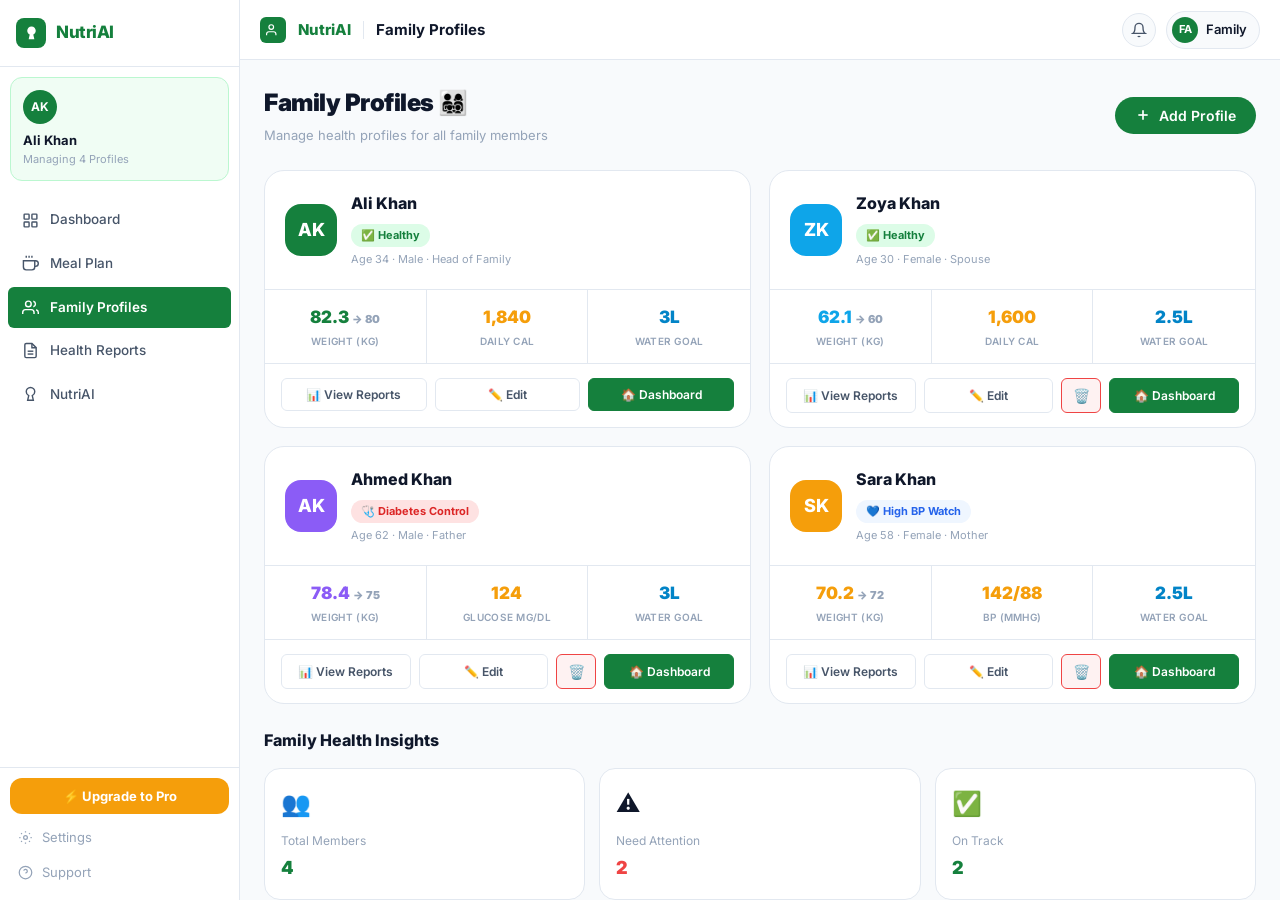
<file: family-profiles.html>
<!DOCTYPE html>
<html lang="en">
<head>
  <meta charset="UTF-8"/>
  <meta name="viewport" content="width=device-width, initial-scale=1.0"/>
  <!-- family-profiles.html - fixed saveProfile to add cards to DOM -->
  <title>NutriAI – Family Profiles</title>
  <link rel="stylesheet" href="styles.css"/>
  <style>
    body { background: var(--page-bg); overflow: hidden; }
    .content-area { flex:1; overflow-y:auto; padding:24px; }
    .page-header { display:flex; align-items:center; justify-content:space-between; margin-bottom:24px; }
    .page-title { font-size:24px; font-weight:900; letter-spacing:-0.5px; }
    .page-sub { font-size:13px; color:var(--text-muted); margin-top:3px; }
    .add-profile-btn { display:flex; align-items:center; gap:8px; padding:10px 20px; background:var(--primary); color:white; border:none; border-radius:var(--radius-full); font-size:14px; font-weight:600; cursor:pointer; transition:all 0.2s; }
    .add-profile-btn:hover { background:var(--primary-hover); transform:translateY(-1px); box-shadow:var(--shadow-green); }
    .profiles-grid { display:grid; grid-template-columns:repeat(2,1fr); gap:18px; margin-bottom:24px; }
    .profile-card { background:white; border:1px solid var(--border); border-radius:20px; overflow:hidden; transition:all 0.25s; cursor:pointer; }
    .profile-card:hover { transform:translateY(-3px); box-shadow:var(--shadow-lg); border-color:var(--border-green); }
    .profile-card-top { padding:20px; display:flex; align-items:center; gap:14px; }
    .profile-big-av { width:52px; height:52px; border-radius:16px; display:flex; align-items:center; justify-content:center; color:white; font-size:18px; font-weight:800; flex-shrink:0; }
    .profile-info h3 { font-size:16px; font-weight:800; margin-bottom:4px; }
    .profile-condition { display:inline-flex; align-items:center; gap:5px; padding:3px 10px; border-radius:var(--radius-full); font-size:11px; font-weight:700; }
    .cond-diabetes { background:#fee2e2; color:#dc2626; }
    .cond-healthy { background:var(--primary-xlight); color:var(--primary); }
    .cond-bp { background:#eff6ff; color:#2563eb; }
    .cond-heart { background:#fdf2f8; color:#be185d; }
    .profile-stats-row { display:grid; grid-template-columns:repeat(3,1fr); gap:0; border-top:1px solid var(--border); }
    .profile-stat { padding:14px; text-align:center; border-right:1px solid var(--border); }
    .profile-stat:last-child { border-right:none; }
    .stat-num { font-size:17px; font-weight:900; }
    .stat-lbl { font-size:10px; color:var(--text-muted); font-weight:600; text-transform:uppercase; letter-spacing:0.3px; margin-top:2px; }
    .profile-actions { display:flex; gap:8px; padding:14px 16px; border-top:1px solid var(--border); }
    .prof-btn { flex:1; padding:8px; border-radius:var(--radius-sm); font-size:12px; font-weight:600; cursor:pointer; border:1.5px solid var(--border); background:white; color:var(--text-secondary); transition:all 0.15s; }
    .prof-btn:hover { border-color:var(--primary); color:var(--primary); background:var(--light-bg); }
    .prof-btn.primary { background:var(--primary); color:white; border-color:var(--primary); }
    .prof-btn.primary:hover { background:var(--primary-hover); }
    /* QUICK INSIGHTS */
    .insights-section { margin-bottom:24px; }
    .insights-title { font-size:16px; font-weight:800; margin-bottom:14px; }
    .insights-grid { display:grid; grid-template-columns:repeat(3,1fr); gap:14px; }
    .insight-card { background:white; border:1px solid var(--border); border-radius:var(--radius-lg); padding:16px; }
    .insight-icon { font-size:24px; margin-bottom:8px; }
    .insight-label { font-size:12px; color:var(--text-muted); margin-bottom:4px; }
    .insight-val { font-size:18px; font-weight:900; }
    /* MODAL */
    .modal-overlay { position:fixed; inset:0; background:rgba(0,0,0,0.45); z-index:1000; display:none; align-items:center; justify-content:center; }
    .modal-overlay.open { display:flex; }
    .modal-box { background:white; border-radius:24px; padding:28px; max-width:440px; width:90%; box-shadow:0 20px 60px rgba(0,0,0,0.2); animation:modalPop 0.25s ease; }
    @keyframes modalPop { from{transform:scale(0.92);opacity:0;} to{transform:scale(1);opacity:1;} }
    .modal-header { display:flex; justify-content:space-between; align-items:center; margin-bottom:20px; }
    .modal-title { font-size:18px; font-weight:800; }
    .modal-close { width:32px; height:32px; border-radius:50%; background:var(--page-bg); border:1px solid var(--border); display:flex; align-items:center; justify-content:center; cursor:pointer; font-size:16px; }
    .modal-close:hover { background:var(--border); }
    .form-group { margin-bottom:16px; }
    .form-label { font-size:13px; font-weight:600; color:var(--text-primary); margin-bottom:6px; display:block; }
    .form-input { width:100%; padding:10px 14px; border:1.5px solid var(--border); border-radius:var(--radius-sm); font-size:13px; font-family:inherit; outline:none; transition:border-color 0.2s; }
    .form-input:focus { border-color:var(--primary); }
    .form-select { width:100%; padding:10px 14px; border:1.5px solid var(--border); border-radius:var(--radius-sm); font-size:13px; font-family:inherit; outline:none; }
    .form-row { display:grid; grid-template-columns:1fr 1fr; gap:12px; }
    .toast { position:fixed; bottom:24px; right:24px; background:#1e293b; color:white; padding:12px 20px; border-radius:12px; font-size:13px; font-weight:600; z-index:9999; opacity:0; transform:translateY(10px); transition:all 0.3s; pointer-events:none; }
    .toast.show { opacity:1; transform:translateY(0); }
  </style>
</head>
<body>
<div class="app-layout">
  <!-- SIDEBAR -->
  <aside class="sidebar">
    <div class="sidebar-logo">
      <div class="sidebar-logo-icon"><svg width="17" height="17" viewBox="0 0 24 24" fill="none"><path d="M12 2C8.5 2 6 5 6 8c0 2.5 1.5 4.5 3.5 5.5L8 20h8l-1.5-6.5C16.5 12.5 18 10.5 18 8c0-3-2.5-6-6-6z" fill="white"/></svg></div>
      <span class="sidebar-logo-text">NutriAI</span>
    </div>
    <div class="family-card">
      <div class="family-avatar">FA</div>
      <div class="family-name">Family Health</div>
      <div class="family-sub">Managing 4 Profiles</div>
    </div>
    <nav class="sidebar-nav">
      <a href="dashboard.html" class="nav-item"><svg viewBox="0 0 24 24" fill="none" stroke="currentColor" stroke-width="2"><rect x="3" y="3" width="7" height="7" rx="1"/><rect x="14" y="3" width="7" height="7" rx="1"/><rect x="3" y="14" width="7" height="7" rx="1"/><rect x="14" y="14" width="7" height="7" rx="1"/></svg>Dashboard</a>
      <a href="meal-plan.html" class="nav-item"><svg viewBox="0 0 24 24" fill="none" stroke="currentColor" stroke-width="2"><path d="M18 8h1a4 4 0 010 8h-1"/><path d="M2 8h16v9a4 4 0 01-4 4H6a4 4 0 01-4-4V8z"/><line x1="6" y1="1" x2="6" y2="4"/><line x1="10" y1="1" x2="10" y2="4"/><line x1="14" y1="1" x2="14" y2="4"/></svg>Meal Plan</a>
      <a href="family-profiles.html" class="nav-item active"><svg viewBox="0 0 24 24" fill="none" stroke="currentColor" stroke-width="2"><path d="M17 21v-2a4 4 0 00-4-4H5a4 4 0 00-4 4v2"/><circle cx="9" cy="7" r="4"/><path d="M23 21v-2a4 4 0 00-3-3.87"/><path d="M16 3.13a4 4 0 010 7.75"/></svg>Family Profiles</a>
      <a href="health-reports.html" class="nav-item"><svg viewBox="0 0 24 24" fill="none" stroke="currentColor" stroke-width="2"><path d="M14 2H6a2 2 0 00-2 2v16a2 2 0 002 2h12a2 2 0 002-2V8z"/><polyline points="14 2 14 8 20 8"/><line x1="16" y1="13" x2="8" y2="13"/><line x1="16" y1="17" x2="8" y2="17"/></svg>Health Reports</a>
      <a href="nutri-ai.html" class="nav-item"><svg viewBox="0 0 24 24" fill="none" stroke="currentColor" stroke-width="2"><path d="M12 2C8.5 2 6 5 6 8c0 2.5 1.5 4.5 3.5 5.5L8 20h8l-1.5-6.5C16.5 12.5 18 10.5 18 8c0-3-2.5-6-6-6z"/></svg>NutriAI</a>
    </nav>
    <div class="sidebar-bottom">
      <button class="upgrade-btn" onclick="showToast('⭐ Pro plan has unlimited profiles!')">⚡ Upgrade to Pro</button>
      <div class="sidebar-link" onclick="openSettingsModal()"><svg width="15" height="15" viewBox="0 0 24 24" fill="none" stroke="currentColor" stroke-width="2"><circle cx="12" cy="12" r="3"/><path d="M19.07 4.93l-1.41 1.41M4.93 4.93l1.41 1.41M12 2v2M12 20v2M19.07 19.07l-1.41-1.41M4.93 19.07l1.41-1.41M22 12h-2M4 12H2"/></svg>Settings</div>
      <div class="sidebar-link" onclick="window.location='nutri-ai.html'"><svg width="15" height="15" viewBox="0 0 24 24" fill="none" stroke="currentColor" stroke-width="2"><circle cx="12" cy="12" r="10"/><path d="M9.09 9a3 3 0 015.83 1c0 2-3 3-3 3"/><line x1="12" y1="17" x2="12.01" y2="17"/></svg>Support</div>
    </div>
  </aside>

  <!-- MAIN -->
  <div class="main-content">
    <header class="app-header">
      <div class="header-logo-icon"><svg width="14" height="14" viewBox="0 0 24 24" fill="none"><path d="M17 21v-2a4 4 0 00-4-4H5a4 4 0 00-4 4v2" stroke="white" stroke-width="2"/><circle cx="9" cy="7" r="4" stroke="white" stroke-width="2"/></svg></div>
      <span class="header-brand">NutriAI</span>
      <div class="header-divider"></div>
      <span class="header-title">Family Profiles</span>
      <div class="header-spacer"></div>
      <div class="header-actions">
        <button class="icon-btn" title="Notifications" onclick="showToast('🔔 No new notifications')"><svg width="16" height="16" viewBox="0 0 24 24" fill="none" stroke="currentColor" stroke-width="2"><path d="M18 8A6 6 0 006 8c0 7-3 9-3 9h18s-3-2-3-9"/><path d="M13.73 21a2 2 0 01-3.46 0"/></svg></button>
        <div class="user-chip"><div class="user-avatar">FA</div>Family</div>
      </div>
    </header>

    <div class="content-area">
      <div class="page-header">
        <div>
          <h1 class="page-title">Family Profiles 👨‍👩‍👧‍👦</h1>
          <p class="page-sub">Manage health profiles for all family members</p>
        </div>
        <button class="add-profile-btn" onclick="openAddModal()">
          <svg width="16" height="16" viewBox="0 0 24 24" fill="none" stroke="currentColor" stroke-width="2.5"><line x1="12" y1="5" x2="12" y2="19"/><line x1="5" y1="12" x2="19" y2="12"/></svg>
          Add Profile
        </button>
      </div>

      <!-- PROFILES GRID -->
      <div class="profiles-grid" id="profilesGrid">
        <!-- Dynamic Profiles Grid -->
      </div>

      <!-- FAMILY INSIGHTS -->
      <div class="insights-section">
        <div class="insights-title">Family Health Insights</div>
        <div class="insights-grid">
          <div class="insight-card">
            <div class="insight-icon">👥</div>
            <div class="insight-label">Total Members</div>
            <div class="insight-val" id="insightTotal" style="color:var(--primary);">4</div>
          </div>
          <div class="insight-card">
            <div class="insight-icon">⚠️</div>
            <div class="insight-label">Need Attention</div>
            <div class="insight-val" id="insightAttention" style="color:#ef4444;">2</div>
          </div>
          <div class="insight-card">
            <div class="insight-icon">✅</div>
            <div class="insight-label">On Track</div>
            <div class="insight-val" id="insightOnTrack" style="color:var(--primary);">2</div>
          </div>
          <div class="insight-card">
            <div class="insight-icon">🍽️</div>
            <div class="insight-label">Avg Daily Calories</div>
            <div class="insight-val" id="insightAvgCal">1,720</div>
          </div>
          <div class="insight-card">
            <div class="insight-icon">💧</div>
            <div class="insight-label">Avg Hydration</div>
            <div class="insight-val" id="insightAvgHyd" style="color:#0284c7;">68%</div>
          </div>
          <div class="insight-card">
            <div class="insight-icon">📊</div>
            <div class="insight-label">Reports This Month</div>
            <div class="insight-val" id="insightReports">7</div>
          </div>
        </div>
      </div>
    </div>
  </div>
</div>

<!-- ADD PROFILE MODAL -->
<div class="modal-overlay" id="addModal" onclick="closeModal(event)">
  <div class="modal-box">
    <div class="modal-header">
      <span class="modal-title">➕ Add New Profile</span>
      <button class="modal-close" onclick="document.getElementById('addModal').classList.remove('open')">✕</button>
    </div>
    <div class="form-group">
      <label class="form-label">Full Name *</label>
      <input type="text" class="form-input" id="newName" placeholder="e.g. Fatima Khan"/>
    </div>
    <div class="form-row">
      <div class="form-group">
        <label class="form-label">Age *</label>
        <input type="number" class="form-input" id="newAge" placeholder="e.g. 25" min="1" max="120"/>
      </div>
      <div class="form-group">
        <label class="form-label">Gender</label>
        <select class="form-select" id="newGender">
          <option>Male</option><option>Female</option><option>Other</option>
        </select>
      </div>
    </div>
    <div class="form-group">
      <label class="form-label">Relation</label>
      <select class="form-select" id="newRelation">
        <option>Spouse</option><option>Child</option><option>Parent</option><option>Sibling</option><option>Other</option>
      </select>
    </div>
    <div class="form-group">
      <label class="form-label">Health Condition</label>
      <select class="form-select" id="newCondition">
        <option value="healthy">Healthy</option>
        <option value="diabetes">Diabetes</option>
        <option value="bp">High Blood Pressure</option>
        <option value="heart">Heart Condition</option>
        <option value="weight">Weight Management</option>
      </select>
    </div>
    <div class="form-row" style="grid-template-columns: 1fr 1fr 1fr;">
      <div class="form-group">
        <label class="form-label">Weight (kg) *</label>
        <input type="number" class="form-input" id="newWeight" placeholder="e.g. 65" min="1"/>
      </div>
      <div class="form-group">
        <label class="form-label">Target Weight (kg) *</label>
        <input type="number" class="form-input" id="newTargetWeight" placeholder="e.g. 60" min="1"/>
      </div>
      <div class="form-group">
        <label class="form-label">Height (cm)</label>
        <input type="number" class="form-input" id="newHeight" placeholder="e.g. 165" min="1"/>
      </div>
    </div>
    <div style="display:flex;gap:10px;margin-top:4px;">
      <button style="flex:1;padding:11px;border-radius:var(--radius-full);border:1.5px solid var(--border);background:white;font-size:14px;font-weight:600;cursor:pointer;" onclick="document.getElementById('addModal').classList.remove('open')">Cancel</button>
      <button style="flex:2;padding:11px;border-radius:var(--radius-full);background:var(--primary);color:white;border:none;font-size:14px;font-weight:700;cursor:pointer;" onclick="saveProfile()">Save Profile</button>
    </div>
  </div>
</div>

<!-- EDIT PROFILE MODAL -->
<div class="modal-overlay" id="editModal" onclick="closeEditModal(event)">
  <div class="modal-box">
    <div class="modal-header">
      <span class="modal-title">✏️ Edit Profile</span>
      <button class="modal-close" onclick="document.getElementById('editModal').classList.remove('open')">✕</button>
    </div>
    <input type="hidden" id="editProfileId"/>
    <div class="form-group">
      <label class="form-label">Full Name *</label>
      <input type="text" class="form-input" id="editName"/>
    </div>
    <div class="form-row">
      <div class="form-group">
        <label class="form-label">Age *</label>
        <input type="number" class="form-input" id="editAge" min="1" max="120"/>
      </div>
      <div class="form-group">
        <label class="form-label">Gender</label>
        <select class="form-select" id="editGender">
          <option>Male</option><option>Female</option><option>Other</option>
        </select>
      </div>
    </div>
    <div class="form-group">
      <label class="form-label">Relation</label>
      <select class="form-select" id="editRelation">
        <option>Head of Family</option><option>Spouse</option><option>Child</option><option>Parent</option><option>Sibling</option><option>Other</option>
      </select>
    </div>
    <div class="form-group">
      <label class="form-label">Health Condition</label>
      <select class="form-select" id="editCondition">
        <option value="healthy">Healthy</option>
        <option value="diabetes">Diabetes</option>
        <option value="bp">High Blood Pressure</option>
        <option value="heart">Heart Condition</option>
        <option value="weight">Weight Management</option>
      </select>
    </div>
    <div class="form-row" style="grid-template-columns: 1fr 1fr 1fr;">
      <div class="form-group">
        <label class="form-label">Weight (kg) *</label>
        <input type="number" class="form-input" id="editWeight" min="1"/>
      </div>
      <div class="form-group">
        <label class="form-label">Target Weight (kg) *</label>
        <input type="number" class="form-input" id="editTargetWeight" min="1"/>
      </div>
      <div class="form-group">
        <label class="form-label">Height (cm)</label>
        <input type="number" class="form-input" id="editHeight" min="1"/>
      </div>
    </div>
    <div class="form-row">
      <div class="form-group">
        <label class="form-label">Stats Value (e.g. Glucose/BP)</label>
        <input type="text" class="form-input" id="editStatusVal" placeholder="e.g. 124 mg/dL ya 142/88 mmHg"/>
      </div>
    </div>
    <div style="display:flex;gap:10px;margin-top:12px;">
      <button style="flex:1;padding:11px;border-radius:var(--radius-full);border:1.5px solid var(--border);background:white;font-size:14px;font-weight:600;cursor:pointer;" onclick="document.getElementById('editModal').classList.remove('open')">Cancel</button>
      <button style="flex:2;padding:11px;border-radius:var(--radius-full);background:var(--primary);color:white;border:none;font-size:14px;font-weight:700;cursor:pointer;" onclick="updateProfile()">Save Changes</button>
    </div>
  </div>
</div>

<div class="toast" id="toast"></div>

<script>
// ===== SHARED DATABASE HELPERS =====
function initNutriDatabase() {
  const defaultProfiles = {
    ali: {
      id: 'ali',
      name: 'Ali Khan',
      welcome: 'As-salamu Alaykum, Ali 👋',
      avatar: 'AK',
      age: 34,
      gender: 'Male',
      relation: 'Head of Family',
      condition: 'healthy',
      condText: '✅ Healthy',
      condClass: 'cond-healthy',
      weight: 82.3,
      height: 178,
      calories: 840,
      total: 1840,
      prot: 45,
      protT: 120,
      carb: 110,
      carbT: 290,
      fat: 28,
      fatT: 65,
      glasses: 3,
      waterGoal: 3,
      statusLabel: 'Daily Cal',
      statusVal: '1,840'
    },
    zoya: {
      id: 'zoya',
      name: 'Zoya Khan',
      welcome: 'Good Morning, Zoya! 😊',
      avatar: 'ZK',
      age: 30,
      gender: 'Female',
      relation: 'Spouse',
      condition: 'healthy',
      condText: '✅ Healthy',
      condClass: 'cond-healthy',
      weight: 62.1,
      height: 162,
      calories: 620,
      total: 1600,
      prot: 55,
      protT: 100,
      carb: 80,
      carbT: 220,
      fat: 22,
      fatT: 55,
      glasses: 5,
      waterGoal: 2.5,
      statusLabel: 'Daily Cal',
      statusVal: '1,600'
    },
    ahmed: {
      id: 'ahmed',
      name: 'Ahmed Khan',
      welcome: 'As-salamu Alaykum, Ahmed 👋',
      avatar: 'AK',
      age: 62,
      gender: 'Male',
      relation: 'Father',
      condition: 'diabetes',
      condText: '🩺 Diabetes Control',
      condClass: 'cond-diabetes',
      weight: 78.4,
      height: 170,
      calories: 1050,
      total: 1840,
      prot: 70,
      protT: 120,
      carb: 140,
      carbT: 290,
      fat: 35,
      fatT: 65,
      glasses: 2,
      waterGoal: 3,
      statusLabel: 'Glucose mg/dL',
      statusVal: '124'
    },
    sara: {
      id: 'sara',
      name: 'Sara Khan',
      welcome: 'Good Morning, Sara! 😊',
      avatar: 'SK',
      age: 58,
      gender: 'Female',
      relation: 'Mother',
      condition: 'bp',
      condText: '💙 High BP Watch',
      condClass: 'cond-bp',
      weight: 70.2,
      height: 158,
      calories: 900,
      total: 1700,
      prot: 50,
      protT: 110,
      carb: 120,
      carbT: 250,
      fat: 30,
      fatT: 60,
      glasses: 4,
      waterGoal: 2.5,
      statusLabel: 'BP (mmHg)',
      statusVal: '142/88'
    }
  };

  if (!localStorage.getItem('nutriProfiles')) {
    localStorage.setItem('nutriProfiles', JSON.stringify(defaultProfiles));
  } else {
    try {
      let currentProfiles = JSON.parse(localStorage.getItem('nutriProfiles'));
      let mig = false;
      if (currentProfiles.ali && !currentProfiles.ali.hasOwnProperty('targetWeight')) { currentProfiles.ali.targetWeight = 80.0; mig = true; }
      if (currentProfiles.zoya && !currentProfiles.zoya.hasOwnProperty('targetWeight')) { currentProfiles.zoya.targetWeight = 60.0; mig = true; }
      if (currentProfiles.ahmed && !currentProfiles.ahmed.hasOwnProperty('targetWeight')) { currentProfiles.ahmed.targetWeight = 75.0; mig = true; }
      if (currentProfiles.sara && !currentProfiles.sara.hasOwnProperty('targetWeight')) { currentProfiles.sara.targetWeight = 72.0; mig = true; }
      if (mig) {
        localStorage.setItem('nutriProfiles', JSON.stringify(currentProfiles));
      }
    } catch(e) {
      console.warn('Migration failed, resetting profiles:', e);
      localStorage.setItem('nutriProfiles', JSON.stringify(defaultProfiles));
    }
  }
  if (!localStorage.getItem('activeProfileId')) {
    localStorage.setItem('activeProfileId', 'ali');
  }

  const defaultReports = [
    { id: 1, type: 'blood', name: 'CBC Blood Test', patient: 'ahmed', patientName: 'Ahmed Khan', date: 'Jun 10, 2026', timeAgo: '3 days ago', badgeClass: 'badge-attention', badgeText: '⚠️ Attention', findings: [{label:'HbA1c', val:'7.2% ↑', cls:'warn'}, {label:'Fasting Glucose', val:'124 mg/dL ↑', cls:'warn'}, {label:'Cholesterol (LDL)', val:'98 mg/dL ✓', cls:'ok'}, {label:'Hemoglobin', val:'14.2 g/dL ✓', cls:'ok'}], insight: 'HbA1c 7.2% — diabetes not well controlled. More fiber, less sugar, and daily 30-min walk recommended. Retest in 3 months.', file: 'ahmed-cbc.pdf' },
    { id: 2, type: 'glucose', name: 'Glucose Tolerance Test', patient: 'zoya', patientName: 'Zoya Khan', date: 'Jun 8, 2026', timeAgo: '5 days ago', badgeClass: 'badge-normal', badgeText: '✅ Normal', findings: [{label:'Fasting Glucose', val:'88 mg/dL ✓', cls:'ok'}, {label:'2hr Post-Glucose', val:'112 mg/dL ✓', cls:'ok'}, {label:'HbA1c', val:'5.4% ✓', cls:'ok'}], insight: 'Excellent! Glucose levels are normal. Continue current diet. Consider annual checkup to maintain this healthy status.', file: 'zoya-glucose.pdf' },
    { id: 3, type: 'bp', name: 'Blood Pressure Report', patient: 'sara', patientName: 'Sara Khan', date: 'Jun 12, 2026', timeAgo: 'Yesterday', badgeClass: 'badge-critical', badgeText: '🚨 Critical', findings: [{label:'Systolic BP', val:'158 mmHg ↑↑', cls:'bad'}, {label:'Diastolic BP', val:'95 mmHg ↑', cls:'bad'}, {label:'Heart Rate', val:'72 bpm ✓', cls:'ok'}, {label:'Sodium (Urine)', val:'High ↑', cls:'warn'}], insight: 'BP critically elevated (Stage 2 Hypertension). Reduce sodium <1,500mg/day. Avoid pickle, papad, processed foods. Consult doctor urgently!', file: 'sara-bp.pdf' },
    { id: 4, type: 'blood', name: 'Full Body Checkup', patient: 'ali', patientName: 'Ali Khan', date: 'Jun 1, 2026', timeAgo: '12 days ago', badgeClass: 'badge-normal', badgeText: '✅ Normal', findings: [{label:'Total Cholesterol', val:'175 mg/dL ✓', cls:'ok'}, {label:'Vitamin D', val:'22 ng/mL ↓', cls:'warn'}, {label:'TSH (Thyroid)', val:'2.1 mIU/L ✓', cls:'ok'}, {label:'Liver (ALT)', val:'28 U/L ✓', cls:'ok'}], insight: 'Overall healthy! Vitamin D is low — take daily supplements (1000 IU) and get 15 min sunlight. Annual follow-up recommended.', file: 'ali-checkup.pdf' }
  ];

  if (!localStorage.getItem('nutriReports')) {
    localStorage.setItem('nutriReports', JSON.stringify(defaultReports));
  }
}

initNutriDatabase();

let profiles = JSON.parse(localStorage.getItem('nutriProfiles'));
const bgColors = ['#15803d','#0ea5e9','#8b5cf6','#f59e0b','#ef4444','#06b6d4','#ec4899','#a855f7'];

function renderProfiles() {
  const grid = document.getElementById('profilesGrid');
  grid.innerHTML = '';
  
  const entries = Object.entries(profiles);
  
  entries.forEach(([key, p], index) => {
    const color = bgColors[index % bgColors.length];
    const card = document.createElement('div');
    card.className = 'profile-card';
    card.style.animation = 'fadeInUp 0.3s ease both';
    
    // Setup relation text
    let relationText = p.relation;
    if (key === 'ali') relationText = 'Head of Family';
    
    card.innerHTML = `
      <div class="profile-card-top" onclick="goToDashboard('${key}')">
        <div class="profile-big-av" style="background:${color};">${p.avatar}</div>
        <div class="profile-info">
          <h3>${p.name}</h3>
          <div class="profile-condition ${p.condClass}">${p.condText}</div>
          <div style="font-size:11px;color:var(--text-muted);margin-top:4px;">Age ${p.age} · ${p.gender} · ${relationText}</div>
        </div>
      </div>
      <div class="profile-stats-row">
        <div class="profile-stat"><div class="stat-num" style="color:${color};">${p.weight} <span style="font-size:11px;color:var(--text-muted);">→ ${p.targetWeight || p.weight}</span></div><div class="stat-lbl">Weight (kg)</div></div>
        <div class="profile-stat"><div class="stat-num" style="color:#f59e0b;">${p.statusVal}</div><div class="stat-lbl">${p.statusLabel}</div></div>
        <div class="profile-stat"><div class="stat-num" style="color:#0284c7;">${p.waterGoal}L</div><div class="stat-lbl">Water Goal</div></div>
      </div>
      <div class="profile-actions">
        <button class="prof-btn" onclick="viewProfile('${key}')">📊 View Reports</button>
        <button class="prof-btn" onclick="openEditModal('${key}')">✏️ Edit</button>
        ${key !== 'ali' ? `<button class="prof-btn" onclick="deleteProfile('${key}', event)" style="border-color:#ef4444;color:#ef4444;background:#fef2f2;flex:0 0 40px;padding:8px 0;display:flex;align-items:center;justify-content:center;font-size:14px;" title="Delete Profile">🗑️</button>` : ''}
        <button class="prof-btn primary" onclick="goToDashboard('${key}')">🏠 Dashboard</button>
      </div>`;
    grid.appendChild(card);
  });

  updateInsights();
  
  // Sync sidebar text
  const activeId = localStorage.getItem('activeProfileId') || 'ali';
  const activeP = profiles[activeId];
  if (activeP) {
    const sideName = document.querySelector('.family-name');
    if (sideName) sideName.textContent = activeP.name;
    const sideAvatar = document.querySelector('.family-avatar');
    if (sideAvatar) {
      sideAvatar.textContent = activeP.avatar;
      sideAvatar.style.background = bgColors[Object.keys(profiles).indexOf(activeId) % bgColors.length];
    }
  }
}

function updateInsights() {
  const entries = Object.values(profiles);
  const total = entries.length;
  
  let attention = 0;
  entries.forEach(p => {
    if (p.condition !== 'healthy') attention++;
  });
  const onTrack = total - attention;
  
  let sumCal = 0;
  entries.forEach(p => sumCal += p.total);
  const avgCal = Math.round(sumCal / total);
  
  let sumHyd = 0;
  entries.forEach(p => sumHyd += (p.glasses / 8 * 100));
  const avgHyd = Math.round(sumHyd / total);
  
  const reports = JSON.parse(localStorage.getItem('nutriReports')) || [];
  
  document.getElementById('insightTotal').textContent = total;
  document.getElementById('insightAttention').textContent = attention;
  document.getElementById('insightOnTrack').textContent = onTrack;
  document.getElementById('insightAvgCal').textContent = `${avgCal.toLocaleString()} kcal`;
  document.getElementById('insightAvgHyd').textContent = `${avgHyd}%`;
  document.getElementById('insightReports').textContent = reports.length;

  const sidebarSub = document.querySelector('.family-sub');
  if (sidebarSub) sidebarSub.textContent = `Managing ${total} Profiles`;
}

function goToDashboard(key) {
  localStorage.setItem('activeProfileId', key);
  window.location = 'dashboard.html';
}

function viewProfile(key) {
  localStorage.setItem('activeProfileId', key);
  showToast(`📊 Loading health reports...`);
  setTimeout(() => window.location = 'health-reports.html', 500);
}

function openAddModal() {
  ['newName','newAge','newWeight','newHeight'].forEach(id => {
    const el = document.getElementById(id);
    if(el) el.value = '';
  });
  document.getElementById('addModal').classList.add('open');
}
function closeModal(e) {
  if (e.target.classList.contains('modal-overlay')) {
    e.target.classList.remove('open');
  }
}

function saveProfile() {
  const name = document.getElementById('newName').value.trim();
  const age = document.getElementById('newAge').value.trim();
  const gender = document.getElementById('newGender').value;
  const relation = document.getElementById('newRelation').value;
  const condition = document.getElementById('newCondition').value;
  const weight = parseFloat(document.getElementById('newWeight').value) || 70;
  const targetWeight = parseFloat(document.getElementById('newTargetWeight').value) || weight;
  const height = parseFloat(document.getElementById('newHeight').value) || 165;

  if (!name) { showToast('❌ Name zaroori hai!'); document.getElementById('newName').focus(); return; }
  if (!age) { showToast('❌ Age zaroori hai!'); document.getElementById('newAge').focus(); return; }
  if (!document.getElementById('newTargetWeight').value) { showToast('❌ Target Weight zaroori hai!'); document.getElementById('newTargetWeight').focus(); return; }

  const condMap = {
    healthy: { cls:'cond-healthy', text:'✅ Healthy', val:'1,800', lbl:'Daily Cal' },
    diabetes: { cls:'cond-diabetes', text:'🩺 Diabetes Control', val:'120', lbl:'Glucose mg/dL' },
    bp: { cls:'cond-bp', text:'💙 High BP Watch', val:'130/80', lbl:'BP (mmHg)' },
    heart: { cls:'cond-heart', text:'❤️ Heart Watch', val:'75', lbl:'Heart Rate' },
    weight: { cls:'cond-healthy', text:'⚖️ Weight Control', val:'1,500', lbl:'Daily Cal' }
  };
  const cond = condMap[condition] || condMap.healthy;
  const initials = name.split(' ').map(n=>n[0]).join('').toUpperCase().slice(0,2) || name.slice(0,2).toUpperCase();
  const newId = name.toLowerCase().replace(/[^a-z0-9]/g, '') || ('member' + (Object.keys(profiles).length + 1));

  // Determine daily calorie target
  let calorieTarget = 1800;
  if (condition === 'weight') calorieTarget = 1400;
  else if (condition === 'diabetes') calorieTarget = 1700;
  else if (age > 60) calorieTarget = 1600;

  // Calorie adjustments based on weight goals
  if (targetWeight > weight) {
    calorieTarget = Math.max(1800, calorieTarget + 400); // caloric surplus for weight gain
  } else if (targetWeight < weight) {
    calorieTarget = Math.min(1500, calorieTarget - 300); // caloric deficit for weight loss
  }

  profiles[newId] = {
    id: newId,
    name: name,
    welcome: `Hello, ${name.split(' ')[0]}! 👋`,
    avatar: initials,
    age: parseInt(age),
    gender: gender,
    relation: relation,
    condition: condition,
    condText: cond.text,
    condClass: cond.cls,
    weight: weight,
    targetWeight: targetWeight,
    height: height,
    calories: 0,
    total: calorieTarget,
    prot: 0,
    protT: 100,
    carb: 0,
    carbT: 250,
    fat: 0,
    fatT: 60,
    glasses: 0,
    waterGoal: weight * 0.03 > 3.5 ? 3.5 : Math.round(weight * 0.03 * 10) / 10,
    statusLabel: cond.lbl,
    statusVal: cond.val
  };

  localStorage.setItem('nutriProfiles', JSON.stringify(profiles));
  document.getElementById('addModal').classList.remove('open');
  showToast(`✅ ${name}'s profile added successfully!`);
  renderProfiles();
}

function openEditModal(key) {
  const p = profiles[key];
  if (!p) return;
  document.getElementById('editProfileId').value = key;
  document.getElementById('editName').value = p.name;
  document.getElementById('editAge').value = p.age;
  document.getElementById('editGender').value = p.gender;
  document.getElementById('editRelation').value = p.relation;
  document.getElementById('editCondition').value = p.condition || 'healthy';
  document.getElementById('editWeight').value = p.weight;
  document.getElementById('editTargetWeight').value = p.targetWeight || p.weight;
  document.getElementById('editHeight').value = p.height;
  document.getElementById('editStatusVal').value = p.statusVal || '';
  
  document.getElementById('editModal').classList.add('open');
}

function closeEditModal(e) {
  if (e.target === document.getElementById('editModal') || e.target.classList.contains('modal-overlay')) {
    document.getElementById('editModal').classList.remove('open');
  }
}

function updateProfile() {
  const id = document.getElementById('editProfileId').value;
  const name = document.getElementById('editName').value.trim();
  const age = parseInt(document.getElementById('editAge').value);
  const gender = document.getElementById('editGender').value;
  const relation = document.getElementById('editRelation').value;
  const condition = document.getElementById('editCondition').value;
  const weight = parseFloat(document.getElementById('editWeight').value) || 70;
  const targetWeight = parseFloat(document.getElementById('editTargetWeight').value) || weight;
  const height = parseFloat(document.getElementById('editHeight').value) || 165;
  const statusVal = document.getElementById('editStatusVal').value.trim();

  if (!name) { showToast('❌ Name zaroori hai!'); return; }
  if (!age) { showToast('❌ Age zaroori hai!'); return; }

  const condMap = {
    healthy: { cls:'cond-healthy', text:'✅ Healthy', lbl:'Daily Cal' },
    diabetes: { cls:'cond-diabetes', text:'🩺 Diabetes Control', lbl:'Glucose mg/dL' },
    bp: { cls:'cond-bp', text:'💙 High BP Watch', lbl:'BP (mmHg)' },
    heart: { cls:'cond-heart', text:'❤️ Heart Watch', lbl:'Heart Rate' },
    weight: { cls:'cond-healthy', text:'⚖️ Weight Control', lbl:'Daily Cal' }
  };
  const cond = condMap[condition] || condMap.healthy;
  const initials = name.split(' ').map(n=>n[0]).join('').toUpperCase().slice(0,2) || name.slice(0,2).toUpperCase();

  // Determine calorie target
  let calorieTarget = 1800;
  if (condition === 'weight') calorieTarget = 1400;
  else if (condition === 'diabetes') calorieTarget = 1700;
  else if (age > 60) calorieTarget = 1600;

  // Calorie adjustments based on weight goals
  if (targetWeight > weight) {
    calorieTarget = Math.max(1800, calorieTarget + 400); // surplus
  } else if (targetWeight < weight) {
    calorieTarget = Math.min(1500, calorieTarget - 300); // deficit
  }

  const p = profiles[id];
  p.name = name;
  p.avatar = initials;
  p.age = age;
  p.gender = gender;
  p.relation = relation;
  p.condition = condition;
  p.condText = cond.text;
  p.condClass = cond.cls;
  p.weight = weight;
  p.targetWeight = targetWeight;
  p.height = height;
  p.total = calorieTarget;
  p.statusLabel = cond.lbl;
  if (statusVal) p.statusVal = statusVal;

  localStorage.setItem('nutriProfiles', JSON.stringify(profiles));
  document.getElementById('editModal').classList.remove('open');
  showToast(`✅ Profile for ${name} updated!`);
  renderProfiles();
}

function deleteProfile(key, event) {
  if (event) event.stopPropagation();
  if (key === 'ali') {
    showToast('❌ Primary profile (Ali Khan) delete nahi ho sakta!');
    return;
  }
  const pName = profiles[key]?.name || 'this profile';
  if (!confirm(`Kya aap sach mein ${pName} ka profile delete karna chahte hain?`)) {
    return;
  }
  
  delete profiles[key];
  localStorage.setItem('nutriProfiles', JSON.stringify(profiles));
  
  const activeId = localStorage.getItem('activeProfileId') || 'ali';
  if (activeId === key) {
    localStorage.setItem('activeProfileId', 'ali');
  }
  
  // Clean up associated dashboard meals
  let allMeals = JSON.parse(localStorage.getItem('nutriDashboardMeals') || '{}');
  if (allMeals[key]) {
    delete allMeals[key];
    localStorage.setItem('nutriDashboardMeals', JSON.stringify(allMeals));
  }
  
  showToast(`🗑️ ${pName} ka profile delete kar diya gaya.`);
  renderProfiles();
}

function showToast(msg) {
  const t = document.getElementById('toast');
  t.textContent = msg; t.classList.add('show');
  setTimeout(()=>t.classList.remove('show'), 2800);
}

// ===== SETTINGS MODAL =====
function openSettingsModal() {
  const key = localStorage.getItem('OPENROUTER_API_KEY') || '';
  document.getElementById('settingsApiKey').value = key;
  document.getElementById('settingsModal').classList.add('open');
}
function closeSettingsModal(e) {
  if (e.target === document.getElementById('settingsModal') || e.target.classList.contains('modal-overlay')) {
    document.getElementById('settingsModal').classList.remove('open');
  }
}
function saveSettings() {
  const keyVal = document.getElementById('settingsApiKey').value.trim();
  localStorage.setItem('OPENROUTER_API_KEY', keyVal);
  document.getElementById('settingsModal').classList.remove('open');
  showToast('⚙️ Settings saved successfully!');
}

document.addEventListener('DOMContentLoaded', () => {
  const sidebarSettings = document.querySelector('.sidebar-link[onclick*="Settings"]');
  if (sidebarSettings) {
    sidebarSettings.removeAttribute('onclick');
    sidebarSettings.addEventListener('click', openSettingsModal);
  }
});

// Init rendering
renderProfiles();
</script>

<!-- SETTINGS MODAL -->
<div class="modal-overlay" id="settingsModal" onclick="closeSettingsModal(event)">
  <div class="modal-box">
    <div class="modal-header">
      <span class="modal-title">⚙️ NutriAI Settings</span>
      <button class="modal-close" onclick="document.getElementById('settingsModal').classList.remove('open')">✕</button>
    </div>
    <div class="form-group">
      <label class="form-label" style="font-size:13px;font-weight:600;display:block;margin-bottom:6px;">OpenRouter API Key</label>
      <input type="password" class="form-input" id="settingsApiKey" placeholder="sk-or-v1-... type ka key paste karein..." style="width:100%;padding:10px 14px;border:1.5px solid var(--border);border-radius:var(--radius-sm);outline:none;font-size:13px;"/>
      <div style="font-size:11px;color:var(--text-muted);margin-top:6px;">
        Apna key <a href="https://openrouter.ai/keys" target="_blank" style="color:var(--primary);font-weight:700;">yahan click karke OpenRouter se free/paid mein haasil karein</a>. Key local storage mein save rahegi.
      </div>
    </div>
    <div style="display:flex;gap:10px;margin-top:20px;">
      <button style="flex:1;padding:11px;border-radius:var(--radius-full);border:1.5px solid var(--border);background:white;font-size:14px;font-weight:600;cursor:pointer;" onclick="document.getElementById('settingsModal').classList.remove('open')">Cancel</button>
      <button style="flex:2;padding:11px;border-radius:var(--radius-full);background:var(--primary);color:white;border:none;font-size:14px;font-weight:700;cursor:pointer;" onclick="saveSettings()">Save Settings</button>
    </div>
  </div>
</div>

</body>
</html>
</file>
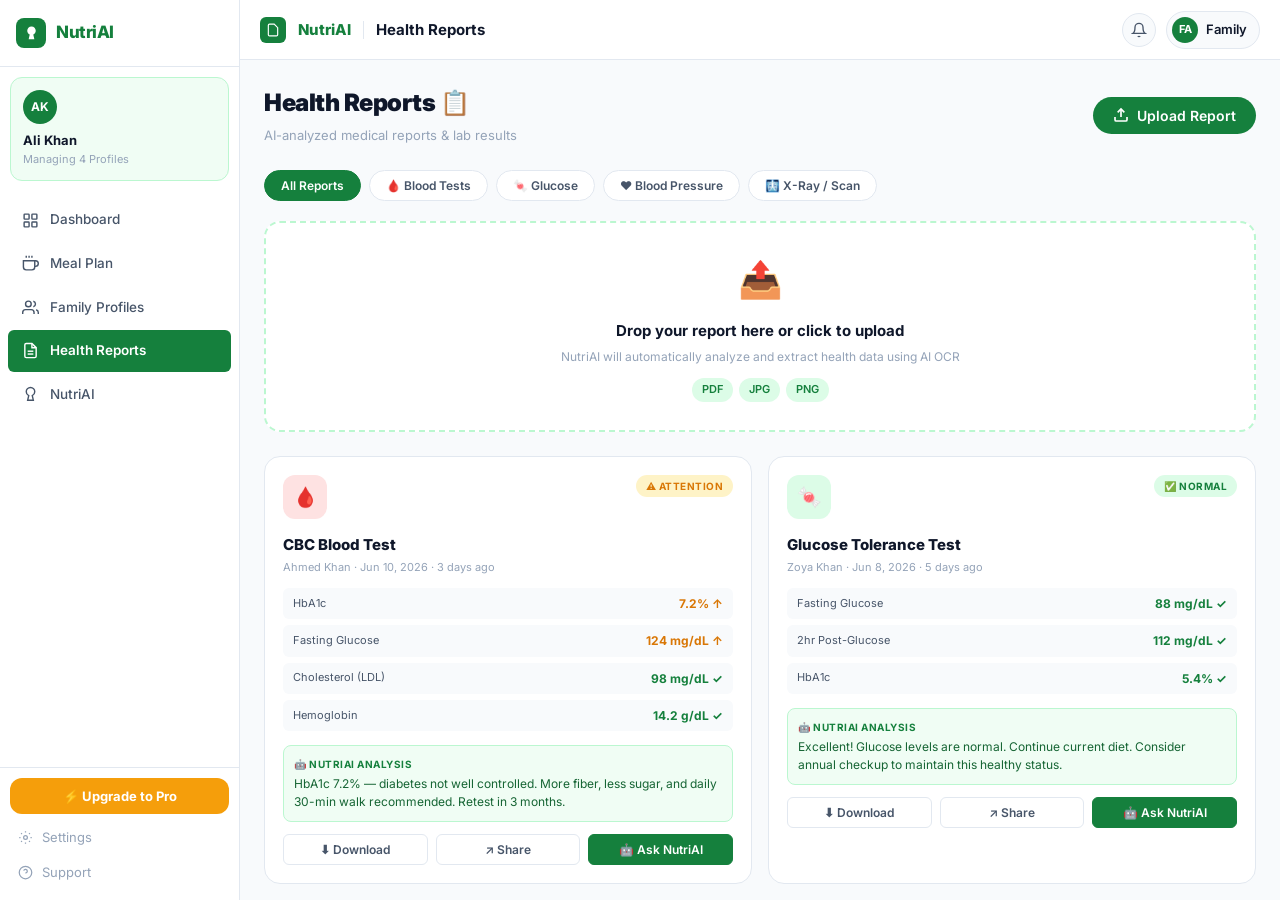
<file: health-reports.html>
<!DOCTYPE html>
<html lang="en">
<head>
  <meta charset="UTF-8"/>
  <meta name="viewport" content="width=device-width, initial-scale=1.0"/>
  <title>NutriAI – Health Reports</title>
  <link rel="stylesheet" href="styles.css"/>
  <style>
    body { background: var(--page-bg); overflow: hidden; }
    .content-area { flex:1; overflow-y:auto; padding:24px; }
    .page-header { display:flex; align-items:center; justify-content:space-between; margin-bottom:24px; }
    .page-title { font-size:24px; font-weight:900; letter-spacing:-0.5px; }
    .page-sub { font-size:13px; color:var(--text-muted); margin-top:3px; }
    .upload-btn { display:flex; align-items:center; gap:8px; padding:10px 20px; background:var(--primary); color:white; border:none; border-radius:var(--radius-full); font-size:14px; font-weight:600; cursor:pointer; transition:all 0.2s; }
    .upload-btn:hover { background:var(--primary-hover); transform:translateY(-1px); box-shadow:var(--shadow-green); }
    /* FILTER TABS */
    .filter-tabs { display:flex; gap:8px; margin-bottom:20px; flex-wrap:wrap; }
    .filter-tab { padding:7px 16px; border-radius:var(--radius-full); font-size:12px; font-weight:600; cursor:pointer; border:1.5px solid var(--border); color:var(--text-secondary); background:white; transition:all 0.2s; }
    .filter-tab.active { background:var(--primary); color:white; border-color:var(--primary); }
    .filter-tab:hover:not(.active) { border-color:var(--primary); color:var(--primary); }
    /* REPORTS GRID */
    .reports-grid { display:grid; grid-template-columns:1fr 1fr; gap:16px; margin-bottom:24px; }
    .report-card { background:white; border:1px solid var(--border); border-radius:var(--radius-lg); padding:18px; cursor:pointer; transition:all 0.25s; }
    .report-card:hover { transform:translateY(-2px); box-shadow:var(--shadow); border-color:var(--border-green); }
    .report-top { display:flex; align-items:flex-start; justify-content:space-between; margin-bottom:14px; }
    .report-type-icon { width:44px; height:44px; border-radius:12px; display:flex; align-items:center; justify-content:center; font-size:20px; flex-shrink:0; }
    .report-badge { padding:3px 10px; border-radius:var(--radius-full); font-size:10px; font-weight:700; text-transform:uppercase; letter-spacing:0.5px; }
    .badge-normal { background:#dcfce7; color:#15803d; }
    .badge-attention { background:#fef3c7; color:#d97706; }
    .badge-critical { background:#fee2e2; color:#dc2626; }
    .report-name { font-size:15px; font-weight:800; margin-bottom:2px; }
    .report-date { font-size:11px; color:var(--text-muted); margin-bottom:12px; }
    .report-findings { display:flex; flex-direction:column; gap:6px; margin-bottom:14px; }
    .finding-row { display:flex; align-items:center; justify-content:space-between; padding:6px 10px; background:var(--page-bg); border-radius:var(--radius-sm); }
    .finding-label { font-size:11px; color:var(--text-secondary); }
    .finding-val { font-size:12px; font-weight:700; }
    .finding-val.ok { color:#15803d; }
    .finding-val.warn { color:#d97706; }
    .finding-val.bad { color:#dc2626; }
    .report-ai-insight { background:var(--light-bg); border:1px solid var(--border-green); border-radius:8px; padding:10px; margin-bottom:12px; }
    .ai-insight-label { font-size:10px; font-weight:700; color:var(--primary); text-transform:uppercase; letter-spacing:0.5px; margin-bottom:3px; }
    .ai-insight-text { font-size:12px; color:#166534; line-height:1.5; }
    .report-actions { display:flex; gap:8px; }
    .rpt-btn { flex:1; padding:7px; border-radius:var(--radius-sm); font-size:12px; font-weight:600; cursor:pointer; border:1.5px solid var(--border); background:white; color:var(--text-secondary); transition:all 0.15s; }
    .rpt-btn:hover { border-color:var(--primary); color:var(--primary); }
    .rpt-btn.primary { background:var(--primary); color:white; border-color:var(--primary); }
    .rpt-btn.primary:hover { background:var(--primary-hover); }
    /* UPLOAD AREA */
    .upload-section { background:white; border:2px dashed var(--border-green); border-radius:var(--radius-lg); padding:28px; text-align:center; transition:all 0.2s; cursor:pointer; margin-bottom:24px; }
    .upload-section:hover, .upload-section.dragover { background:var(--light-bg); border-color:var(--primary); }
    .upload-icon { font-size:36px; margin-bottom:10px; }
    .upload-title { font-size:15px; font-weight:700; color:var(--text-primary); margin-bottom:4px; }
    .upload-sub { font-size:12px; color:var(--text-muted); }
    .upload-formats { display:flex; gap:6px; justify-content:center; margin-top:12px; }
    .format-tag { padding:3px 10px; background:var(--primary-xlight); color:var(--primary); border-radius:var(--radius-full); font-size:11px; font-weight:600; }
    /* MODAL */
    .modal-overlay { position:fixed; inset:0; background:rgba(0,0,0,0.45); z-index:1000; display:none; align-items:center; justify-content:center; }
    .modal-overlay.open { display:flex; }
    .modal-box { background:white; border-radius:24px; padding:28px; max-width:520px; width:90%; max-height:85vh; overflow-y:auto; box-shadow:0 20px 60px rgba(0,0,0,0.2); animation:modalPop 0.25s ease; }
    @keyframes modalPop { from{transform:scale(0.92);opacity:0;} to{transform:scale(1);opacity:1;} }
    .modal-header { display:flex; justify-content:space-between; align-items:center; margin-bottom:20px; }
    .modal-title { font-size:18px; font-weight:800; }
    .modal-close { width:32px; height:32px; border-radius:50%; background:var(--page-bg); border:1px solid var(--border); display:flex; align-items:center; justify-content:center; cursor:pointer; font-size:16px; }
    .toast { position:fixed; bottom:24px; right:24px; background:#1e293b; color:white; padding:12px 20px; border-radius:12px; font-size:13px; font-weight:600; z-index:9999; opacity:0; transform:translateY(10px); transition:all 0.3s; pointer-events:none; }
    .toast.show { opacity:1; transform:translateY(0); }
  </style>
</head>
<body>
<div class="app-layout">
  <aside class="sidebar">
    <div class="sidebar-logo">
      <div class="sidebar-logo-icon"><svg width="17" height="17" viewBox="0 0 24 24" fill="none"><path d="M12 2C8.5 2 6 5 6 8c0 2.5 1.5 4.5 3.5 5.5L8 20h8l-1.5-6.5C16.5 12.5 18 10.5 18 8c0-3-2.5-6-6-6z" fill="white"/></svg></div>
      <span class="sidebar-logo-text">NutriAI</span>
    </div>
    <div class="family-card">
      <div class="family-avatar">FA</div>
      <div class="family-name">Family Health</div>
      <div class="family-sub">Managing 4 Profiles</div>
    </div>
    <nav class="sidebar-nav">
      <a href="dashboard.html" class="nav-item"><svg viewBox="0 0 24 24" fill="none" stroke="currentColor" stroke-width="2"><rect x="3" y="3" width="7" height="7" rx="1"/><rect x="14" y="3" width="7" height="7" rx="1"/><rect x="3" y="14" width="7" height="7" rx="1"/><rect x="14" y="14" width="7" height="7" rx="1"/></svg>Dashboard</a>
      <a href="meal-plan.html" class="nav-item"><svg viewBox="0 0 24 24" fill="none" stroke="currentColor" stroke-width="2"><path d="M18 8h1a4 4 0 010 8h-1"/><path d="M2 8h16v9a4 4 0 01-4 4H6a4 4 0 01-4-4V8z"/><line x1="6" y1="1" x2="6" y2="4"/><line x1="10" y1="1" x2="10" y2="4"/><line x1="14" y1="1" x2="14" y2="4"/></svg>Meal Plan</a>
      <a href="family-profiles.html" class="nav-item"><svg viewBox="0 0 24 24" fill="none" stroke="currentColor" stroke-width="2"><path d="M17 21v-2a4 4 0 00-4-4H5a4 4 0 00-4 4v2"/><circle cx="9" cy="7" r="4"/><path d="M23 21v-2a4 4 0 00-3-3.87"/><path d="M16 3.13a4 4 0 010 7.75"/></svg>Family Profiles</a>
      <a href="health-reports.html" class="nav-item active"><svg viewBox="0 0 24 24" fill="none" stroke="currentColor" stroke-width="2"><path d="M14 2H6a2 2 0 00-2 2v16a2 2 0 002 2h12a2 2 0 002-2V8z"/><polyline points="14 2 14 8 20 8"/><line x1="16" y1="13" x2="8" y2="13"/><line x1="16" y1="17" x2="8" y2="17"/></svg>Health Reports</a>
      <a href="nutri-ai.html" class="nav-item"><svg viewBox="0 0 24 24" fill="none" stroke="currentColor" stroke-width="2"><path d="M12 2C8.5 2 6 5 6 8c0 2.5 1.5 4.5 3.5 5.5L8 20h8l-1.5-6.5C16.5 12.5 18 10.5 18 8c0-3-2.5-6-6-6z"/></svg>NutriAI</a>
    </nav>
    <div class="sidebar-bottom">
      <button class="upgrade-btn" onclick="showToast('⭐ Unlimited reports with Pro!')">⚡ Upgrade to Pro</button>
      <div class="sidebar-link" onclick="openSettingsModal()"><svg width="15" height="15" viewBox="0 0 24 24" fill="none" stroke="currentColor" stroke-width="2"><circle cx="12" cy="12" r="3"/><path d="M19.07 4.93l-1.41 1.41M4.93 4.93l1.41 1.41M12 2v2M12 20v2M19.07 19.07l-1.41-1.41M4.93 19.07l1.41-1.41M22 12h-2M4 12H2"/></svg>Settings</div>
      <div class="sidebar-link" onclick="window.location='nutri-ai.html'"><svg width="15" height="15" viewBox="0 0 24 24" fill="none" stroke="currentColor" stroke-width="2"><circle cx="12" cy="12" r="10"/><path d="M9.09 9a3 3 0 015.83 1c0 2-3 3-3 3"/><line x1="12" y1="17" x2="12.01" y2="17"/></svg>Support</div>
    </div>
  </aside>

  <div class="main-content">
    <header class="app-header">
      <div class="header-logo-icon"><svg width="14" height="14" viewBox="0 0 24 24" fill="none"><path d="M14 2H6a2 2 0 00-2 2v16a2 2 0 002 2h12a2 2 0 002-2V8z" stroke="white" stroke-width="2"/></svg></div>
      <span class="header-brand">NutriAI</span>
      <div class="header-divider"></div>
      <span class="header-title">Health Reports</span>
      <div class="header-spacer"></div>
      <div class="header-actions">
        <button class="icon-btn" onclick="showToast('🔔 2 reports need your attention!')"><svg width="16" height="16" viewBox="0 0 24 24" fill="none" stroke="currentColor" stroke-width="2"><path d="M18 8A6 6 0 006 8c0 7-3 9-3 9h18s-3-2-3-9"/><path d="M13.73 21a2 2 0 01-3.46 0"/></svg></button>
        <div class="user-chip"><div class="user-avatar">FA</div>Family</div>
      </div>
    </header>

    <div class="content-area">
      <div class="page-header">
        <div>
          <h1 class="page-title">Health Reports 📋</h1>
          <p class="page-sub">AI-analyzed medical reports & lab results</p>
        </div>
        <button class="upload-btn" onclick="openUploadModal()">
          <svg width="16" height="16" viewBox="0 0 24 24" fill="none" stroke="currentColor" stroke-width="2.5"><path d="M21 15v4a2 2 0 01-2 2H5a2 2 0 01-2-2v-4"/><polyline points="17 8 12 3 7 8"/><line x1="12" y1="3" x2="12" y2="15"/></svg>
          Upload Report
        </button>
      </div>

      <!-- FILTER TABS -->
      <div class="filter-tabs">
        <button class="filter-tab active" onclick="filterReports(this,'all')">All Reports</button>
        <button class="filter-tab" onclick="filterReports(this,'blood')">🩸 Blood Tests</button>
        <button class="filter-tab" onclick="filterReports(this,'glucose')">🍬 Glucose</button>
        <button class="filter-tab" onclick="filterReports(this,'bp')">❤️ Blood Pressure</button>
        <button class="filter-tab" onclick="filterReports(this,'xray')">🩻 X-Ray / Scan</button>
      </div>

      <!-- UPLOAD DRAG AREA -->
      <div class="upload-section" id="uploadZone" ondragover="handleDragOver(event)" ondragleave="handleDragLeave(event)" ondrop="handleDrop(event)" onclick="document.getElementById('fileInput').click()">
        <input type="file" id="fileInput" accept=".pdf,.jpg,.jpeg,.png" style="display:none" onchange="handleFileSelect(this)"/>
        <div class="upload-icon">📤</div>
        <div class="upload-title">Drop your report here or click to upload</div>
        <div class="upload-sub">NutriAI will automatically analyze and extract health data using AI OCR</div>
        <div class="upload-formats">
          <span class="format-tag">PDF</span>
          <span class="format-tag">JPG</span>
          <span class="format-tag">PNG</span>
        </div>
      </div>

      <!-- REPORTS GRID -->
      <div class="reports-grid" id="reportsGrid">

        <!-- Dynamic reports will be rendered here by JS -->
      </div>
    </div>
  </div>
</div>

<!-- UPLOAD MODAL -->
<div class="modal-overlay" id="uploadModal" onclick="closeUploadModal(event)">
  <div class="modal-box">
    <div class="modal-header">
      <span class="modal-title">📤 Upload Health Report</span>
      <button class="modal-close" onclick="document.getElementById('uploadModal').classList.remove('open')">✕</button>
    </div>
    <div style="margin-bottom:16px;">
      <label style="font-size:13px;font-weight:600;display:block;margin-bottom:8px;">Select Family Member</label>
      <select id="uploadPatientSelect" style="width:100%;padding:10px 14px;border:1.5px solid var(--border);border-radius:var(--radius-sm);font-size:13px;font-family:inherit;">
        <!-- Dynamic options -->
      </select>
    </div>
    <div style="margin-bottom:16px;">
      <label style="font-size:13px;font-weight:600;display:block;margin-bottom:8px;">Report Type</label>
      <select id="uploadTypeSelect" style="width:100%;padding:10px 14px;border:1.5px solid var(--border);border-radius:var(--radius-sm);font-size:13px;font-family:inherit;">
        <option value="blood">Blood Test (CBC)</option>
        <option value="glucose">Glucose Test</option>
        <option value="bp">Blood Pressure</option>
        <option value="lipid">Lipid Profile</option>
        <option value="thyroid">Thyroid Test</option>
        <option value="xray">X-Ray / MRI</option>
        <option value="other">Other</option>
      </select>
    </div>
    <div style="background:var(--page-bg);border:2px dashed var(--border-green);border-radius:12px;padding:24px;text-align:center;cursor:pointer;margin-bottom:16px;" onclick="document.getElementById('fileInput2').click()">
      <input type="file" id="fileInput2" accept=".pdf,.jpg,.jpeg,.png" style="display:none" onchange="handleModalFile(this)"/>
      <div style="font-size:28px;margin-bottom:8px;">📎</div>
      <div style="font-size:13px;font-weight:600;color:var(--text-primary);margin-bottom:4px;">Click to select file</div>
      <div id="selectedFileName" style="font-size:11px;color:var(--text-muted);">PDF, JPG, PNG accepted</div>
    </div>
    <div style="display:flex;gap:10px;">
      <button style="flex:1;padding:11px;border-radius:var(--radius-full);border:1.5px solid var(--border);background:white;font-size:14px;font-weight:600;cursor:pointer;" onclick="document.getElementById('uploadModal').classList.remove('open')">Cancel</button>
      <button style="flex:2;padding:11px;border-radius:var(--radius-full);background:var(--primary);color:white;border:none;font-size:14px;font-weight:700;cursor:pointer;" onclick="simulateUpload()">🤖 Analyze with NutriAI</button>
    </div>
  </div>
</div>

<div class="toast" id="toast"></div>

<script>
// ===== SHARED DATABASE HELPERS =====
function initNutriDatabase() {
  const defaultProfiles = {
    ali: {
      id: 'ali',
      name: 'Ali Khan',
      welcome: 'As-salamu Alaykum, Ali 👋',
      avatar: 'AK',
      age: 34,
      gender: 'Male',
      relation: 'Head of Family',
      condition: 'healthy',
      condText: '✅ Healthy',
      condClass: 'cond-healthy',
      weight: 82.3,
      height: 178,
      calories: 840,
      total: 1840,
      prot: 45,
      protT: 120,
      carb: 110,
      carbT: 290,
      fat: 28,
      fatT: 65,
      glasses: 3,
      waterGoal: 3,
      statusLabel: 'Daily Cal',
      statusVal: '1,840'
    },
    zoya: {
      id: 'zoya',
      name: 'Zoya Khan',
      welcome: 'Good Morning, Zoya! 😊',
      avatar: 'ZK',
      age: 30,
      gender: 'Female',
      relation: 'Spouse',
      condition: 'healthy',
      condText: '✅ Healthy',
      condClass: 'cond-healthy',
      weight: 62.1,
      height: 162,
      calories: 620,
      total: 1600,
      prot: 55,
      protT: 100,
      carb: 80,
      carbT: 220,
      fat: 22,
      fatT: 55,
      glasses: 5,
      waterGoal: 2.5,
      statusLabel: 'Daily Cal',
      statusVal: '1,600'
    },
    ahmed: {
      id: 'ahmed',
      name: 'Ahmed Khan',
      welcome: 'As-salamu Alaykum, Ahmed 👋',
      avatar: 'AK',
      age: 62,
      gender: 'Male',
      relation: 'Father',
      condition: 'diabetes',
      condText: '🩺 Diabetes Control',
      condClass: 'cond-diabetes',
      weight: 78.4,
      height: 170,
      calories: 1050,
      total: 1840,
      prot: 70,
      protT: 120,
      carb: 140,
      carbT: 290,
      fat: 35,
      fatT: 65,
      glasses: 2,
      waterGoal: 3,
      statusLabel: 'Glucose mg/dL',
      statusVal: '124'
    },
    sara: {
      id: 'sara',
      name: 'Sara Khan',
      welcome: 'Good Morning, Sara! 😊',
      avatar: 'SK',
      age: 58,
      gender: 'Female',
      relation: 'Mother',
      condition: 'bp',
      condText: '💙 High BP Watch',
      condClass: 'cond-bp',
      weight: 70.2,
      height: 158,
      calories: 900,
      total: 1700,
      prot: 50,
      protT: 110,
      carb: 120,
      carbT: 250,
      fat: 30,
      fatT: 60,
      glasses: 4,
      waterGoal: 2.5,
      statusLabel: 'BP (mmHg)',
      statusVal: '142/88'
    }
  };

  if (!localStorage.getItem('nutriProfiles')) {
    localStorage.setItem('nutriProfiles', JSON.stringify(defaultProfiles));
  }
  if (!localStorage.getItem('activeProfileId')) {
    localStorage.setItem('activeProfileId', 'ali');
  }

  const defaultReports = [
    { id: 1, type: 'blood', name: 'CBC Blood Test', patient: 'ahmed', patientName: 'Ahmed Khan', date: 'Jun 10, 2026', timeAgo: '3 days ago', badgeClass: 'badge-attention', badgeText: '⚠️ Attention', findings: [{label:'HbA1c', val:'7.2% ↑', cls:'warn'}, {label:'Fasting Glucose', val:'124 mg/dL ↑', cls:'warn'}, {label:'Cholesterol (LDL)', val:'98 mg/dL ✓', cls:'ok'}, {label:'Hemoglobin', val:'14.2 g/dL ✓', cls:'ok'}], insight: 'HbA1c 7.2% — diabetes not well controlled. More fiber, less sugar, and daily 30-min walk recommended. Retest in 3 months.', file: 'ahmed-cbc.pdf' },
    { id: 2, type: 'glucose', name: 'Glucose Tolerance Test', patient: 'zoya', patientName: 'Zoya Khan', date: 'Jun 8, 2026', timeAgo: '5 days ago', badgeClass: 'badge-normal', badgeText: '✅ Normal', findings: [{label:'Fasting Glucose', val:'88 mg/dL ✓', cls:'ok'}, {label:'2hr Post-Glucose', val:'112 mg/dL ✓', cls:'ok'}, {label:'HbA1c', val:'5.4% ✓', cls:'ok'}], insight: 'Excellent! Glucose levels are normal. Continue current diet. Consider annual checkup to maintain this healthy status.', file: 'zoya-glucose.pdf' },
    { id: 3, type: 'bp', name: 'Blood Pressure Report', patient: 'sara', patientName: 'Sara Khan', date: 'Jun 12, 2026', timeAgo: 'Yesterday', badgeClass: 'badge-critical', badgeText: '🚨 Critical', findings: [{label:'Systolic BP', val:'158 mmHg ↑↑', cls:'bad'}, {label:'Diastolic BP', val:'95 mmHg ↑', cls:'bad'}, {label:'Heart Rate', val:'72 bpm ✓', cls:'ok'}, {label:'Sodium (Urine)', val:'High ↑', cls:'warn'}], insight: 'BP critically elevated (Stage 2 Hypertension). Reduce sodium <1,500mg/day. Avoid pickle, papad, processed foods. Consult doctor urgently!', file: 'sara-bp.pdf' },
    { id: 4, type: 'blood', name: 'Full Body Checkup', patient: 'ali', patientName: 'Ali Khan', date: 'Jun 1, 2026', timeAgo: '12 days ago', badgeClass: 'badge-normal', badgeText: '✅ Normal', findings: [{label:'Total Cholesterol', val:'175 mg/dL ✓', cls:'ok'}, {label:'Vitamin D', val:'22 ng/mL ↓', cls:'warn'}, {label:'TSH (Thyroid)', val:'2.1 mIU/L ✓', cls:'ok'}, {label:'Liver (ALT)', val:'28 U/L ✓', cls:'ok'}], insight: 'Overall healthy! Vitamin D is low — take daily supplements (1000 IU) and get 15 min sunlight. Annual follow-up recommended.', file: 'ali-checkup.pdf' }
  ];

  if (!localStorage.getItem('nutriReports')) {
    localStorage.setItem('nutriReports', JSON.stringify(defaultReports));
  }
}

initNutriDatabase();

let profiles = JSON.parse(localStorage.getItem('nutriProfiles'));
let reports = JSON.parse(localStorage.getItem('nutriReports'));
let activeFilter = 'all';

function renderReports() {
  const grid = document.getElementById('reportsGrid');
  grid.innerHTML = '';

  const filtered = reports.filter(r => {
    if (activeFilter === 'all') return true;
    return r.type === activeFilter;
  });

  if (filtered.length === 0) {
    grid.innerHTML = `<div style="grid-column:span 2;text-align:center;padding:40px;color:var(--text-muted);font-size:14px;">No health reports match this category.</div>`;
    return;
  }

  filtered.forEach(r => {
    const card = document.createElement('div');
    card.className = 'report-card';
    card.style.animation = 'fadeInUp 0.3s ease both';
    card.onclick = () => openReport(r.name);
    
    // Type icon mapping
    let icon = '📋';
    if (r.type === 'blood') icon = '🩸';
    else if (r.type === 'glucose') icon = '🍬';
    else if (r.type === 'bp') icon = '❤️';
    else if (r.type === 'lipid') icon = '🧪';
    else if (r.type === 'xray') icon = '🩻';

    let iconBg = '#f1f5f9';
    if (r.type === 'blood') iconBg = '#fee2e2';
    else if (r.type === 'glucose') iconBg = '#dcfce7';
    else if (r.type === 'bp') iconBg = '#eff6ff';

    const findingsHTML = r.findings.map(f => `
      <div class="finding-row">
        <span class="finding-label">${f.label}</span>
        <span class="finding-val ${f.cls}">${f.val}</span>
      </div>`).join('');

    card.innerHTML = `
      <div class="report-top">
        <div class="report-type-icon" style="background:${iconBg};">${icon}</div>
        <span class="report-badge ${r.badgeClass}">${r.badgeText}</span>
      </div>
      <div class="report-name">${r.name}</div>
      <div class="report-date">${r.patientName} · ${r.date} · ${r.timeAgo}</div>
      <div class="report-findings">
        ${findingsHTML}
      </div>
      <div class="report-ai-insight">
        <div class="ai-insight-label">🤖 NutriAI Analysis</div>
        <div class="ai-insight-text">${r.insight}</div>
      </div>
      <div class="report-actions">
        <button class="rpt-btn" onclick="downloadReport(event,'${r.file}')">⬇ Download</button>
        <button class="rpt-btn" onclick="shareReport(event,'${r.name}')">↗ Share</button>
        <button class="rpt-btn primary" onclick="askNutriAI(event,'${r.patient}', '${r.name}')">🤖 Ask NutriAI</button>
      </div>`;
    
    grid.appendChild(card);
  });
}

function filterReports(btn, type) {
  document.querySelectorAll('.filter-tab').forEach(t=>t.classList.remove('active'));
  btn.classList.add('active');
  activeFilter = type;
  renderReports();
  showToast(`📋 Filtered: ${btn.textContent}`);
}

function openReport(name) {
  showToast(`📊 Opening ${name} full report details...`);
}

function downloadReport(e, filename) {
  e.stopPropagation();
  showToast(`⬇️ Downloading report file "${filename}"...`);
}

function shareReport(e, name) {
  e.stopPropagation();
  showToast(`↗️ Shareable link for "${name}" copied to clipboard!`);
}

function askNutriAI(e, patientId, reportName) {
  e.stopPropagation();
  
  // Set active profile to this patient
  localStorage.setItem('activeProfileId', patientId);
  
  // Create a customized smart question based on report
  const p = profiles[patientId] || { name: 'Ahmed' };
  let q = `Mera ${reportName} ka report analyze karke details batao health tips ke sath.`;
  if (reportName.includes('Blood Test') || reportName.includes('CBC')) {
    q = `Meri CBC Blood Test report aayi hai jisme HbA1c elevated hai. Mujh (Ahmed Khan) ke liye diabetes-friendly diet aur lifestyle suggestions do.`;
  } else if (reportName.includes('Blood Pressure') || reportName.includes('BP')) {
    q = `Sara Khan ka systolic BP 158 mmHg aur diastolic BP 95 mmHg hai (Stage 2 Hypertension). Diet tips do sodium control ke liye.`;
  } else if (reportName.includes('Checkup')) {
    q = `Mera full body checkup report mein Vitamin D level 22 ng/mL (low) aaya hai. Konse Pakistani foods ya supplements se ise improve kiya jaye?`;
  }
  
  sessionStorage.setItem('nutriQuestion', q);
  window.location = 'nutri-ai.html';
}

function populateDropdowns() {
  const patientSelect = document.getElementById('uploadPatientSelect');
  patientSelect.innerHTML = Object.entries(profiles).map(([id, p]) => `
    <option value="${id}">${p.name} (${p.relation})</option>`).join('');
}

function openUploadModal() {
  populateDropdowns();
  document.getElementById('selectedFileName').textContent = 'PDF, JPG, PNG accepted';
  document.getElementById('uploadModal').classList.add('open');
}

function closeUploadModal(e) {
  if (e.target === document.getElementById('uploadModal') || e.target.classList.contains('modal-overlay')) {
    document.getElementById('uploadModal').classList.remove('open');
  }
}

function handleDragOver(e) {
  e.preventDefault();
  document.getElementById('uploadZone').classList.add('dragover');
}
function handleDragLeave() {
  document.getElementById('uploadZone').classList.remove('dragover');
}
function handleDrop(e) {
  e.preventDefault();
  document.getElementById('uploadZone').classList.remove('dragover');
  const file = e.dataTransfer.files[0];
  if (file) {
    showToast(`🤖 Analyzing "${file.name}" with NutriAI OCR...`);
    simulateAnalysis(file.name, 'ali', 'other');
  }
}
function handleFileSelect(input) {
  if (input.files[0]) {
    showToast(`🤖 Analyzing "${input.files[0].name}" with NutriAI OCR...`);
    simulateAnalysis(input.files[0].name, 'ali', 'other');
  }
}
function handleModalFile(input) {
  if (input.files[0]) {
    document.getElementById('selectedFileName').textContent = `✅ Selected: ${input.files[0].name}`;
  }
}

function simulateUpload() {
  const patientId = document.getElementById('uploadPatientSelect').value;
  const type = document.getElementById('uploadTypeSelect').value;
  const fileName = document.getElementById('selectedFileName').textContent.replace('✅ Selected: ', '') || 'medical-report.pdf';
  
  if (fileName.includes('accepted') || fileName === '') {
    showToast('❌ Please select a report file first!');
    return;
  }
  
  document.getElementById('uploadModal').classList.remove('open');
  showToast('🤖 NutriAI is analyzing your report...');
  
  setTimeout(() => {
    simulateAnalysis(fileName, patientId, type);
  }, 1500);
}

function simulateAnalysis(fileName, patientId, type) {
  const p = profiles[patientId] || { name: 'Ali Khan' };
  
  // Create randomized smart findings based on type
  let name = 'Lab Report';
  let badgeClass = 'badge-normal';
  let badgeText = '✅ Normal';
  let findings = [];
  let insight = 'Overall healthy results.';
  
  if (type === 'blood') {
    name = 'Hemoglobin & CBC Test';
    badgeClass = 'badge-attention';
    badgeText = '⚠️ Attention';
    findings = [
      { label: 'Hemoglobin', val: '13.8 g/dL ✓', cls: 'ok' },
      { label: 'WBC Count', val: '8.5 x10^3 ✓', cls: 'ok' },
      { label: 'Platelets', val: '240k ✓', cls: 'ok' }
    ];
    insight = 'CBC metrics look optimal. Maintain high-protein diet.';
  } else if (type === 'glucose') {
    name = 'Fasting Blood Sugar';
    badgeClass = 'badge-attention';
    badgeText = '⚠️ Attention';
    findings = [
      { label: 'Fasting Sugar', val: '118 mg/dL ↑', cls: 'warn' },
      { label: 'Post-Meal Sugar', val: '155 mg/dL ↑', cls: 'warn' }
    ];
    insight = 'Glucose slightly elevated. Avoid sugary foods and increase active walking.';
  } else if (type === 'bp') {
    name = 'Blood Pressure Log';
    badgeClass = 'badge-critical';
    badgeText = '🚨 Critical';
    findings = [
      { label: 'Systolic BP', val: '150 mmHg ↑↑', cls: 'bad' },
      { label: 'Diastolic BP', val: '92 mmHg ↑', cls: 'bad' }
    ];
    insight = 'Hypertension Stage 2. Limit sodium intake immediately and monitor daily.';
  } else {
    name = 'Lipid Profile Report';
    findings = [
      { label: 'Total Cholesterol', val: '225 mg/dL ↑', cls: 'warn' },
      { label: 'HDL (Good)', val: '42 mg/dL ✓', cls: 'ok' },
      { label: 'Triglycerides', val: '185 mg/dL ↑', cls: 'warn' }
    ];
    insight = 'Cholesterol slightly high. Limit saturated fats (bakery, deep-fried items) and consume omega-3 rich food.';
  }

  const newReport = {
    id: reports.length + 1,
    type: type,
    name: name,
    patient: patientId,
    patientName: p.name,
    date: new Date().toLocaleDateString('en-US', { month: 'short', day: 'numeric', year: 'numeric' }),
    timeAgo: 'Just now',
    badgeClass: badgeClass,
    badgeText: badgeText,
    findings: findings,
    insight: insight,
    file: fileName
  };

  reports.unshift(newReport);
  localStorage.setItem('nutriReports', JSON.stringify(reports));
  
  showToast(`✅ "${fileName}" analyzed! Added to report database.`);
  renderReports();
}

function showToast(msg) {
  const t = document.getElementById('toast');
  t.textContent = msg; t.classList.add('show');
  setTimeout(()=>t.classList.remove('show'), 2800);
}

// ===== SETTINGS MODAL =====
function openSettingsModal() {
  const key = localStorage.getItem('OPENROUTER_API_KEY') || '';
  document.getElementById('settingsApiKey').value = key;
  document.getElementById('settingsModal').classList.add('open');
}
function closeSettingsModal(e) {
  if (e.target === document.getElementById('settingsModal') || e.target.classList.contains('modal-overlay')) {
    document.getElementById('settingsModal').classList.remove('open');
  }
}
function saveSettings() {
  const keyVal = document.getElementById('settingsApiKey').value.trim();
  localStorage.setItem('OPENROUTER_API_KEY', keyVal);
  document.getElementById('settingsModal').classList.remove('open');
  showToast('⚙️ Settings saved successfully!');
}

document.addEventListener('DOMContentLoaded', () => {
  const sidebarSettings = document.querySelector('.sidebar-link[onclick*="Settings"]');
  if (sidebarSettings) {
    sidebarSettings.removeAttribute('onclick');
    sidebarSettings.addEventListener('click', openSettingsModal);
  }
});

// Sidebar sync
function syncSidebar() {
  const activeId = localStorage.getItem('activeProfileId') || 'ali';
  const activeP = profiles[activeId];
  if (activeP) {
    const sideName = document.querySelector('.family-name');
    if (sideName) sideName.textContent = activeP.name;
    const sideAvatar = document.querySelector('.family-avatar');
    const bgColors = ['#15803d','#0ea5e9','#8b5cf6','#f59e0b','#ef4444','#06b6d4','#ec4899','#a855f7'];
    if (sideAvatar) {
      sideAvatar.textContent = activeP.avatar;
      sideAvatar.style.background = bgColors[Object.keys(profiles).indexOf(activeId) % bgColors.length];
    }
  }
}

// Initialize
populateDropdowns();
renderReports();
syncSidebar();
</script>

<!-- SETTINGS MODAL -->
<div class="modal-overlay" id="settingsModal" onclick="closeSettingsModal(event)">
  <div class="modal-box">
    <div class="modal-header">
      <span class="modal-title">⚙️ NutriAI Settings</span>
      <button class="modal-close" onclick="document.getElementById('settingsModal').classList.remove('open')">✕</button>
    </div>
    <div class="form-group">
      <label class="form-label" style="font-size:13px;font-weight:600;display:block;margin-bottom:6px;">OpenRouter API Key</label>
      <input type="password" class="form-input" id="settingsApiKey" placeholder="sk-or-v1-... type ka key paste karein..." style="width:100%;padding:10px 14px;border:1.5px solid var(--border);border-radius:var(--radius-sm);outline:none;font-size:13px;"/>
      <div style="font-size:11px;color:var(--text-muted);margin-top:6px;">
        Apna key <a href="https://openrouter.ai/keys" target="_blank" style="color:var(--primary);font-weight:700;">yahan click karke OpenRouter se free/paid mein haasil karein</a>. Key local storage mein save rahegi.
      </div>
    </div>
    <div style="display:flex;gap:10px;margin-top:20px;">
      <button style="flex:1;padding:11px;border-radius:var(--radius-full);border:1.5px solid var(--border);background:white;font-size:14px;font-weight:600;cursor:pointer;" onclick="document.getElementById('settingsModal').classList.remove('open')">Cancel</button>
      <button style="flex:2;padding:11px;border-radius:var(--radius-full);background:var(--primary);color:white;border:none;font-size:14px;font-weight:700;cursor:pointer;" onclick="saveSettings()">Save Settings</button>
    </div>
  </div>
</div>

</body>
</html>
</file>
<file: styles.css>
@import url('https://fonts.googleapis.com/css2?family=Inter:wght@300;400;500;600;700;800;900&family=Noto+Nastaliq+Urdu:wght@400;600;700&display=swap');

:root {
  --primary: #15803d;
  --primary-dark: #14532d;
  --primary-mid: #166534;
  --primary-light: #22c55e;
  --primary-xlight: #dcfce7;
  --primary-hover: #16a34a;
  --accent-orange: #f59e0b;
  --accent-orange-dark: #d97706;
  --accent-orange-light: #fef3c7;
  --dark-bg: #0a1628;
  --dark-bg-2: #0d1f15;
  --dark-card: rgba(255,255,255,0.07);
  --sidebar-bg: #ffffff;
  --light-bg: #f0fdf4;
  --page-bg: #f8fafc;
  --text-primary: #0f172a;
  --text-secondary: #475569;
  --text-muted: #94a3b8;
  --border: #e2e8f0;
  --border-green: #bbf7d0;
  --white: #ffffff;
  --shadow-sm: 0 1px 3px rgba(0,0,0,0.06), 0 1px 2px rgba(0,0,0,0.04);
  --shadow: 0 4px 16px rgba(0,0,0,0.08);
  --shadow-lg: 0 10px 40px rgba(0,0,0,0.12);
  --shadow-green: 0 4px 20px rgba(21,128,61,0.3);
  --radius-sm: 6px;
  --radius: 12px;
  --radius-lg: 16px;
  --radius-xl: 24px;
  --radius-full: 9999px;
  --sidebar-width: 240px;
  --header-height: 60px;
}

*, *::before, *::after { margin: 0; padding: 0; box-sizing: border-box; }
html { scroll-behavior: smooth; }
body { font-family: 'Inter', -apple-system, sans-serif; color: var(--text-primary); line-height: 1.6; background: var(--page-bg); -webkit-font-smoothing: antialiased; }
img { max-width: 100%; display: block; }
a { text-decoration: none; color: inherit; }
button { cursor: pointer; border: none; outline: none; font-family: inherit; }

.urdu { font-family: 'Noto Nastaliq Urdu', serif; direction: rtl; line-height: 2.2; }

/* ===== BUTTONS ===== */
.btn { display: inline-flex; align-items: center; gap: 8px; padding: 10px 22px; border-radius: var(--radius-full); font-size: 14px; font-weight: 600; transition: all 0.2s ease; cursor: pointer; border: none; }
.btn-primary { background: var(--primary); color: white; }
.btn-primary:hover { background: var(--primary-hover); box-shadow: var(--shadow-green); transform: translateY(-1px); }
.btn-outline-white { background: transparent; color: white; border: 1.5px solid rgba(255,255,255,0.5); }
.btn-outline-white:hover { background: rgba(255,255,255,0.12); border-color: white; }
.btn-orange { background: var(--accent-orange); color: white; }
.btn-orange:hover { background: var(--accent-orange-dark); transform: translateY(-1px); box-shadow: 0 4px 16px rgba(245,158,11,0.4); }
.btn-sm { padding: 7px 16px; font-size: 13px; }
.btn-lg { padding: 14px 32px; font-size: 16px; }

/* ===== APP LAYOUT ===== */
.app-layout { display: flex; height: 100vh; overflow: hidden; }

/* ===== SIDEBAR ===== */
.sidebar { width: var(--sidebar-width); background: var(--sidebar-bg); border-right: 1px solid var(--border); display: flex; flex-direction: column; height: 100vh; overflow-y: auto; flex-shrink: 0; }
.sidebar-logo { display: flex; align-items: center; gap: 10px; padding: 18px 16px; border-bottom: 1px solid var(--border); }
.sidebar-logo-icon { width: 30px; height: 30px; background: var(--primary); border-radius: 8px; display: flex; align-items: center; justify-content: center; }
.sidebar-logo-text { font-size: 17px; font-weight: 800; color: var(--primary); letter-spacing: -0.5px; }
.family-card { margin: 10px; background: var(--light-bg); border: 1px solid var(--border-green); border-radius: var(--radius); padding: 12px; }
.family-avatar { width: 34px; height: 34px; background: var(--primary); border-radius: 50%; display: flex; align-items: center; justify-content: center; color: white; font-size: 12px; font-weight: 700; margin-bottom: 6px; }
.family-name { font-size: 13px; font-weight: 700; color: var(--text-primary); }
.family-sub { font-size: 11px; color: var(--text-muted); }
.sidebar-nav { flex: 1; padding: 6px 0; }
.nav-item { display: flex; align-items: center; gap: 11px; padding: 10px 14px; border-radius: var(--radius-sm); margin: 2px 8px; font-size: 13.5px; font-weight: 500; color: var(--text-secondary); cursor: pointer; transition: all 0.15s ease; }
.nav-item:hover { background: var(--light-bg); color: var(--primary); }
.nav-item.active { background: var(--primary); color: white; font-weight: 600; }
.nav-item svg { width: 17px; height: 17px; flex-shrink: 0; }
.sidebar-bottom { padding: 10px; border-top: 1px solid var(--border); }
.upgrade-btn { width: 100%; padding: 10px; background: var(--accent-orange); color: white; border: none; border-radius: var(--radius); font-size: 13px; font-weight: 700; display: flex; align-items: center; justify-content: center; gap: 7px; cursor: pointer; margin-bottom: 6px; transition: all 0.2s; }
.upgrade-btn:hover { background: var(--accent-orange-dark); }
.sidebar-link { display: flex; align-items: center; gap: 9px; padding: 7px 8px; border-radius: var(--radius-sm); color: var(--text-muted); font-size: 13px; cursor: pointer; transition: all 0.15s; }
.sidebar-link:hover { background: var(--light-bg); color: var(--text-primary); }

/* ===== MAIN CONTENT ===== */
.main-content { flex: 1; display: flex; flex-direction: column; overflow: hidden; }
.app-header { height: var(--header-height); background: white; border-bottom: 1px solid var(--border); display: flex; align-items: center; padding: 0 20px; gap: 12px; flex-shrink: 0; }
.header-logo-icon { width: 26px; height: 26px; background: var(--primary); border-radius: 6px; display: flex; align-items: center; justify-content: center; }
.header-brand { font-size: 15px; font-weight: 800; color: var(--primary); }
.header-divider { width: 1px; height: 18px; background: var(--border); }
.header-title { font-size: 15px; font-weight: 700; color: var(--text-primary); }
.header-nav { display: flex; gap: 3px; }
.header-nav-btn { padding: 5px 13px; border-radius: var(--radius-full); font-size: 13px; font-weight: 500; color: var(--text-secondary); cursor: pointer; transition: all 0.15s; background: none; border: none; }
.header-nav-btn:hover { background: var(--light-bg); color: var(--primary); }
.header-nav-btn.active { background: var(--primary); color: white; }
.header-spacer { flex: 1; }
.header-actions { display: flex; align-items: center; gap: 10px; }
.icon-btn { width: 34px; height: 34px; border-radius: 50%; display: flex; align-items: center; justify-content: center; background: var(--page-bg); color: var(--text-secondary); cursor: pointer; transition: all 0.15s; border: 1px solid var(--border); }
.icon-btn:hover { background: var(--light-bg); color: var(--primary); }
.user-chip { display: flex; align-items: center; gap: 8px; padding: 5px 12px 5px 5px; background: var(--page-bg); border-radius: var(--radius-full); cursor: pointer; font-size: 13px; font-weight: 600; color: var(--text-primary); border: 1px solid var(--border); }
.user-avatar { width: 26px; height: 26px; background: var(--primary); border-radius: 50%; display: flex; align-items: center; justify-content: center; color: white; font-size: 11px; font-weight: 700; }
.ramadan-toggle { display: flex; align-items: center; gap: 6px; padding: 5px 12px; background: rgba(21,128,61,0.08); border: 1px solid rgba(21,128,61,0.2); border-radius: var(--radius-full); font-size: 12px; font-weight: 600; color: var(--primary); cursor: pointer; }
.content-area { flex: 1; overflow-y: auto; padding: 20px 24px; }

/* ===== CARDS ===== */
.card { background: white; border-radius: var(--radius-lg); border: 1px solid var(--border); box-shadow: var(--shadow-sm); }
.card-p { padding: 18px; }
.card-header { display: flex; align-items: center; justify-content: space-between; margin-bottom: 14px; }
.card-title { font-size: 14px; font-weight: 700; color: var(--text-primary); }
.card-subtitle { font-size: 12px; color: var(--text-muted); margin-top: 2px; }

/* ===== BADGES ===== */
.badge { display: inline-flex; align-items: center; gap: 4px; padding: 2px 8px; border-radius: var(--radius-full); font-size: 11px; font-weight: 600; }
.badge-green { background: var(--primary-xlight); color: var(--primary); }
.badge-orange { background: var(--accent-orange-light); color: var(--accent-orange-dark); }
.badge-red { background: #fee2e2; color: #dc2626; }
.badge-blue { background: #eff6ff; color: #2563eb; }

/* ===== PROGRESS BAR ===== */
.progress-bar { height: 5px; background: var(--border); border-radius: var(--radius-full); overflow: hidden; }
.progress-fill { height: 100%; border-radius: var(--radius-full); }
.progress-green { background: var(--primary); }
.progress-orange { background: var(--accent-orange); }
.progress-red { background: #ef4444; }
.progress-blue { background: #3b82f6; }

/* ===== ANIMATIONS ===== */
@keyframes fadeInUp { from { opacity: 0; transform: translateY(16px); } to { opacity: 1; transform: translateY(0); } }
@keyframes slideInLeft { from { opacity: 0; transform: translateX(-16px); } to { opacity: 1; transform: translateX(0); } }
@keyframes float { 0%,100% { transform: translateY(0); } 50% { transform: translateY(-8px); } }
@keyframes glow { 0%,100% { box-shadow: 0 0 20px rgba(21,128,61,0.3); } 50% { box-shadow: 0 0 40px rgba(21,128,61,0.6); } }
@keyframes typingDot { 0%,80%,100% { transform: scale(0.7); opacity: 0.4; } 40% { transform: scale(1); opacity: 1; } }

.animate-fadeInUp { animation: fadeInUp 0.5s ease both; }
.animate-slideInLeft { animation: slideInLeft 0.4s ease both; }
.d1 { animation-delay: 0.1s; } .d2 { animation-delay: 0.2s; } .d3 { animation-delay: 0.3s; } .d4 { animation-delay: 0.4s; } .d5 { animation-delay: 0.5s; }

/* ===== GRID UTILITIES ===== */
.grid-2 { display: grid; grid-template-columns: 1fr 1fr; gap: 16px; }
.grid-3 { display: grid; grid-template-columns: 1fr 1fr 1fr; gap: 16px; }
.flex { display: flex; } .flex-col { flex-direction: column; } .items-center { align-items: center; } .justify-between { justify-content: space-between; } .gap-2 { gap: 8px; } .gap-3 { gap: 12px; } .gap-4 { gap: 16px; }
.mt-2 { margin-top: 8px; } .mt-3 { margin-top: 12px; } .mt-4 { margin-top: 16px; } .mb-2 { margin-bottom: 8px; } .mb-3 { margin-bottom: 12px; }
.text-sm { font-size: 12px; } .text-xs { font-size: 11px; } .font-bold { font-weight: 700; } .font-semibold { font-weight: 600; }
.text-muted { color: var(--text-muted); } .text-primary-color { color: var(--primary); } .text-white { color: white; }
.w-full { width: 100%; }
</file>
